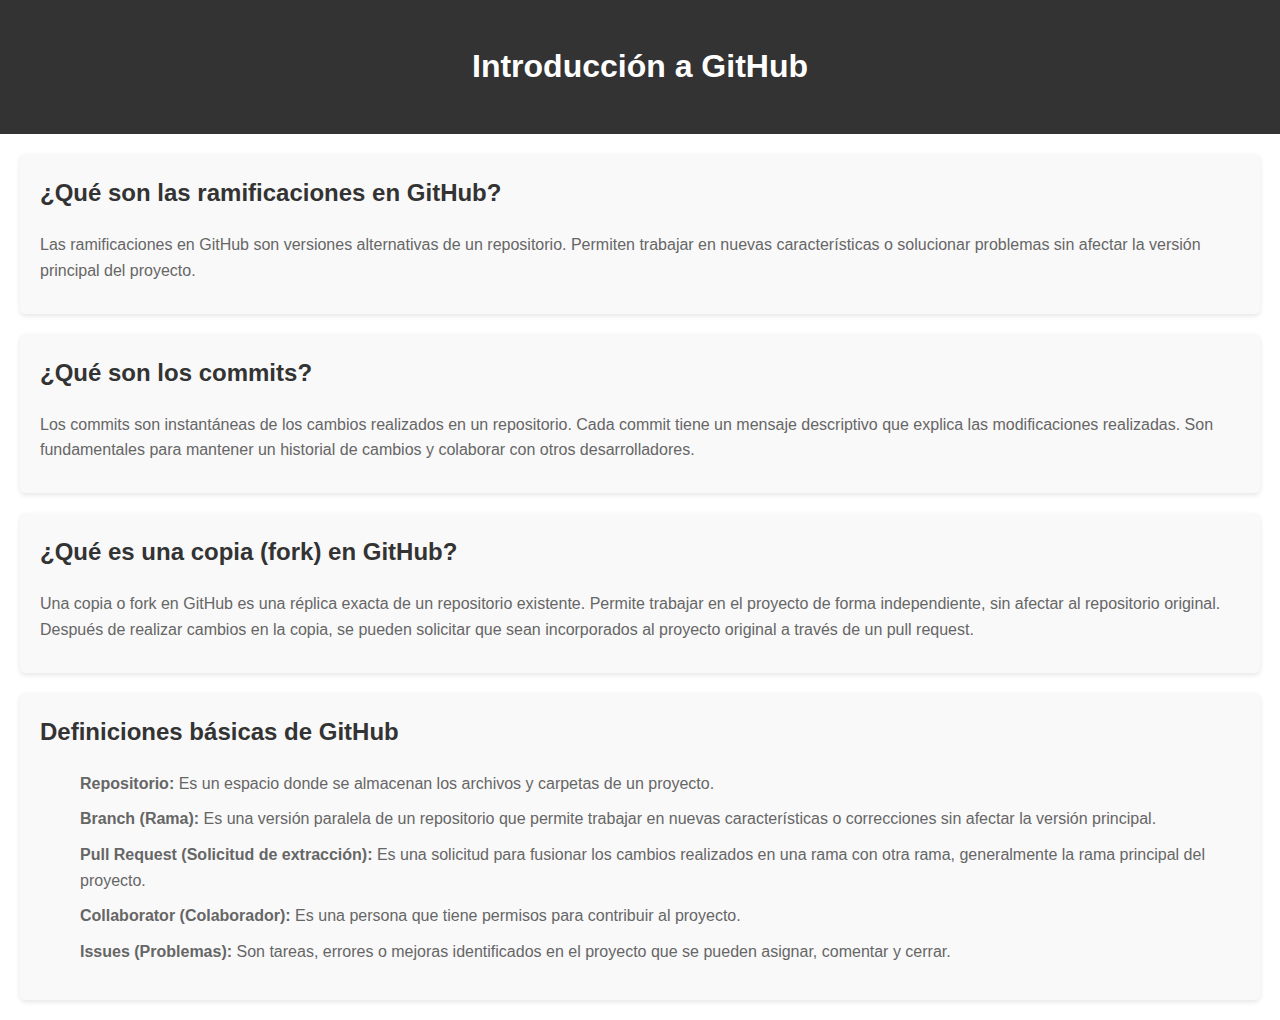
<file: DocumentCssPractice/DocumentCssPractice/Tarea/index.html>
<!DOCTYPE html>
<html lang="es">
<head>
    <meta charset="UTF-8">
    <meta name="viewport" content="width=device-width, initial-scale=1.0">
    <title>GitHub Básico</title>
    <link rel="stylesheet" href="styles.css">
</head>
<body>
    <header>
        <h1>Introducción a GitHub</h1>
    </header>

    <section>
        <div class="anuncio">
            <h2>¿Qué son las ramificaciones en GitHub?</h2>
            <p>Las ramificaciones en GitHub son versiones alternativas de un repositorio. Permiten trabajar en nuevas características o solucionar problemas sin afectar la versión principal del proyecto.</p>
        </div>

        <div class="anuncio">
            <h2>¿Qué son los commits?</h2>
            <p>Los commits son instantáneas de los cambios realizados en un repositorio. Cada commit tiene un mensaje descriptivo que explica las modificaciones realizadas. Son fundamentales para mantener un historial de cambios y colaborar con otros desarrolladores.</p>
        </div>

        <div class="anuncio">
            <h2>¿Qué es una copia (fork) en GitHub?</h2>
            <p>Una copia o fork en GitHub es una réplica exacta de un repositorio existente. Permite trabajar en el proyecto de forma independiente, sin afectar al repositorio original. Después de realizar cambios en la copia, se pueden solicitar que sean incorporados al proyecto original a través de un pull request.</p>
        </div>

        <div class="anuncio">
            <h2>Definiciones básicas de GitHub</h2>
            <ul>
                <li><strong>Repositorio:</strong> Es un espacio donde se almacenan los archivos y carpetas de un proyecto.</li>
                <li><strong>Branch (Rama):</strong> Es una versión paralela de un repositorio que permite trabajar en nuevas características o correcciones sin afectar la versión principal.</li>
                <li><strong>Pull Request (Solicitud de extracción):</strong> Es una solicitud para fusionar los cambios realizados en una rama con otra rama, generalmente la rama principal del proyecto.</li>
                <li><strong>Collaborator (Colaborador):</strong> Es una persona que tiene permisos para contribuir al proyecto.</li>
                <li><strong>Issues (Problemas):</strong> Son tareas, errores o mejoras identificados en el proyecto que se pueden asignar, comentar y cerrar.</li>
            </ul>
        </div>
    </section>
</body>
</html>
</file>
<file: DocumentCssPractice/DocumentCssPractice/Tarea/styles.css>
body {
    font-family: Arial, sans-serif;
    line-height: 1.6;
    margin: 0;
    padding: 0;
}

header {
    background-color: #333;
    color: #fff;
    padding: 20px;
    text-align: center;
}

section {
    margin: 20px;
}

.anuncio {
    background-color: #f9f9f9;
    border-radius: 5px;
    box-shadow: 0 2px 5px rgba(0, 0, 0, 0.1);
    margin-bottom: 20px;
    padding: 20px;
}

.anuncio h2 {
    color: #333;
    font-size: 24px;
    margin-top: 0;
}

.anuncio p, .anuncio li {
    color: #666;
    font-size: 16px;
    margin-bottom: 10px;
}

.anuncio li {
    list-style: none;
    margin-left: 0;
    padding-left: 0;
}

.anuncio li strong {
    font-weight: bold;
}
</file>
